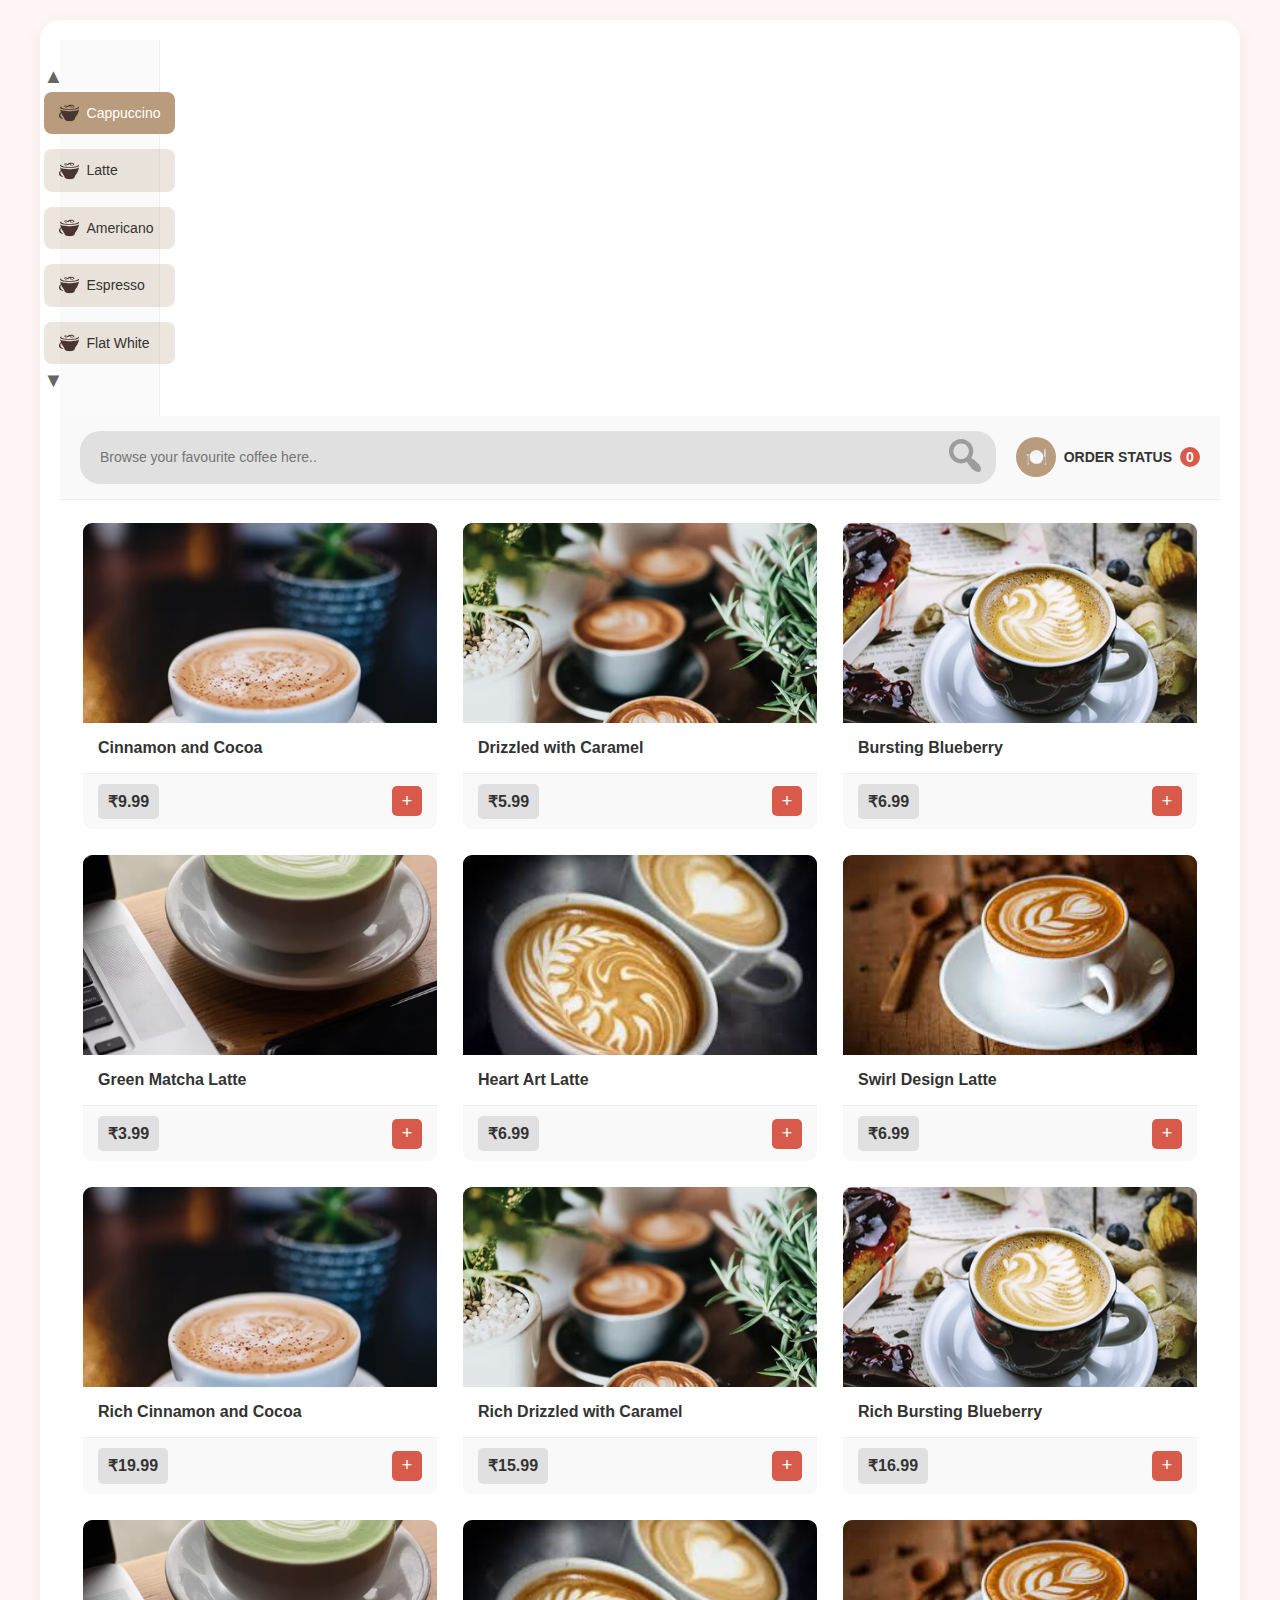
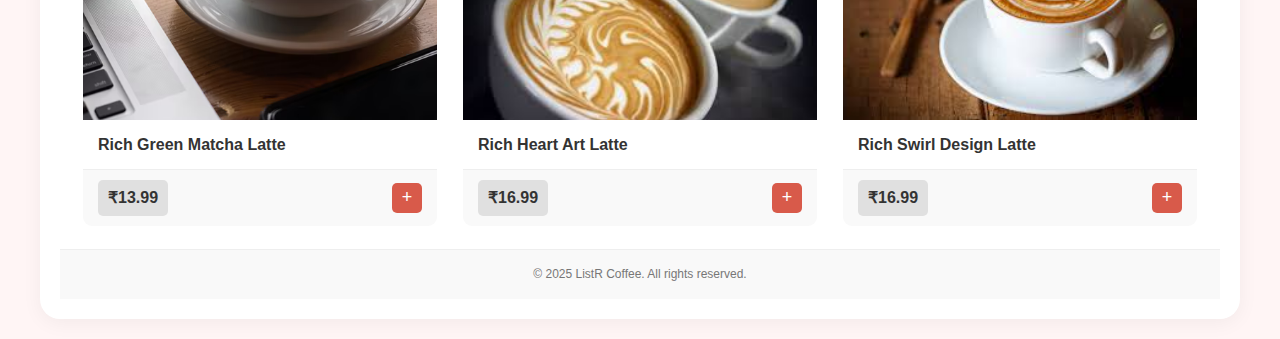
<file: index.html>
<!DOCTYPE html>
<html lang="ru">
<head>
    <meta charset="UTF-8">
    <meta name="viewport" content="width=device-width, initial-scale=1.0">
    <title>COFFE HOUSE KIOSK</title>
    <link rel="stylesheet" href="style.css">
</head>
<body>
    <div id="page">
        
        <div class="coffe_nav">
            <div class="coffe_nav_des">
                <div class="nav-arrow">▲</div>
                <ul class="coffee-menu">
                    <li class="active"><img src="images/coffe_svg.svg" alt="Coffee"> Cappuccino</li>
                    <li  class="img_hide"><img src="images/coffe_svg.svg" alt="Coffee"> Latte</li>
                    <li class="img_hide"><img src="images/coffe_svg.svg" alt="Coffee"> Americano</li>
                    <li class="img_hide"><img src="images/coffe_svg.svg" alt="Coffee"> Espresso</li>
                    <li class="img_hide"><img src="images/coffe_svg.svg" alt="Coffee"> Flat White</li>
                </ul>
                <div class="nav-arrow">▼</div>
            </div>
        </div>
        
        <div class="search">
            <div class="search-bar">
                <input type="text" placeholder="Browse your favourite coffee here..">
                <button class="search-btn"><img src="images/search_svg.svg" alt="search"></button>
            </div>
            <div class="order-status">
                <div class="icon-circle">🍽️</div>
                <span>ORDER STATUS</span>
                <span class="badge" id="kolvo_coffe">0</span>   
            </div>
        </div>
        
        <main>
            <div class="coffee-grid">
                
                <div class="coffee-card">
                    <img src="images/img_coffe_1.png" alt="Cinnamon and Cocoa">
                    <h3>Cinnamon and Cocoa</h3>
                    <div class="price-add">
                        <span class="price">₹9.99</span>
                        <button class="add-btn">+</button>
                    </div>
                </div>
                
                <div class="coffee-card">
                    <img src="images/img_coffe_2.png" alt="Drizzled with Caramel">
                    <h3>Drizzled with Caramel</h3>
                    <div class="price-add">
                        <span class="price">₹5.99</span>
                        <button class="add-btn">+</button>
                    </div>
                </div>
                
                <div class="coffee-card">
                    <img src="images/img_coffe_3.png" alt="Bursting Blueberry">
                    <h3>Bursting Blueberry</h3>
                    <div class="price-add">
                        <span class="price">₹6.99</span>
                        <button class="add-btn">+</button>
                    </div>
                </div>
                
                <div class="coffee-card">
                    <img src="images/img_coffe_4.png" alt="Green Matcha">
                    <h3>Green Matcha Latte</h3>
                    <div class="price-add">
                        <span class="price">₹3.99</span>
                        <button class="add-btn">+</button>
                    </div>
                </div>
                
                <div class="coffee-card">
                    <img src="images/img_coffe_5.png" alt="Heart Latte">
                    <h3>Heart Art Latte</h3>
                    <div class="price-add">
                        <span class="price">₹6.99</span>
                        <button class="add-btn">+</button>
                    </div>
                </div>
                
                <div class="coffee-card">
                    <img src="images/img_coffe_6.png" alt="Swirl Latte">
                    <h3>Swirl Design Latte</h3>
                    <div class="price-add">
                        <span class="price">₹6.99</span>
                        <button class="add-btn">+</button>
                    </div>
                </div>
                
                <div class="coffee-card">
                    <img src="images/img_coffe_1.png" alt="Cinnamon and Cocoa">
                    <h3>Rich Cinnamon and Cocoa</h3>
                    <div class="price-add">
                        <span class="price">₹19.99</span>
                        <button class="add-btn">+</button>
                    </div>
                </div>
                
                <div class="coffee-card">
                    <img src="images/img_coffe_2.png" alt="Drizzled with Caramel">
                    <h3>Rich Drizzled with Caramel</h3>
                    <div class="price-add">
                        <span class="price">₹15.99</span>
                        <button class="add-btn">+</button>
                    </div>
                </div>
                
                <div class="coffee-card">
                    <img src="images/img_coffe_3.png" alt="Bursting Blueberry">
                    <h3>Rich Bursting Blueberry</h3>
                    <div class="price-add">
                        <span class="price">₹16.99</span>
                        <button class="add-btn">+</button>
                    </div>
                </div>
                
                <div class="coffee-card">
                    <img src="images/img_coffe_4.png" alt="Green Matcha">
                    <h3>Rich Green Matcha Latte</h3>
                    <div class="price-add">
                        <span class="price">₹13.99</span>
                        <button class="add-btn">+</button>
                    </div>
                </div>
                
                <div class="coffee-card">
                    <img src="images/img_coffe_5.png" alt="Heart Latte">
                    <h3>Rich Heart Art Latte</h3>
                    <div class="price-add">
                        <span class="price">₹16.99</span>
                        <button class="add-btn">+</button>
                    </div>
                </div>
                
                <div class="coffee-card">
                    <img src="images/img_coffe_6.png" alt="Swirl Latte">
                    <h3>Rich Swirl Design Latte</h3>
                    <div class="price-add">
                        <span class="price">₹16.99</span>
                        <button class="add-btn">+</button>
                    </div>
                </div>
                
            </div>
        </main>
            
        <footer>
            <p>&copy; 2025 ListR Coffee. All rights reserved.</p>
        </footer>
    </div>
    <script src="data_user_order.js"></script>
    <script src="coffe_on_p2.js"></script>
    <script src="code.js"></script>
</body>
</html>
</file>
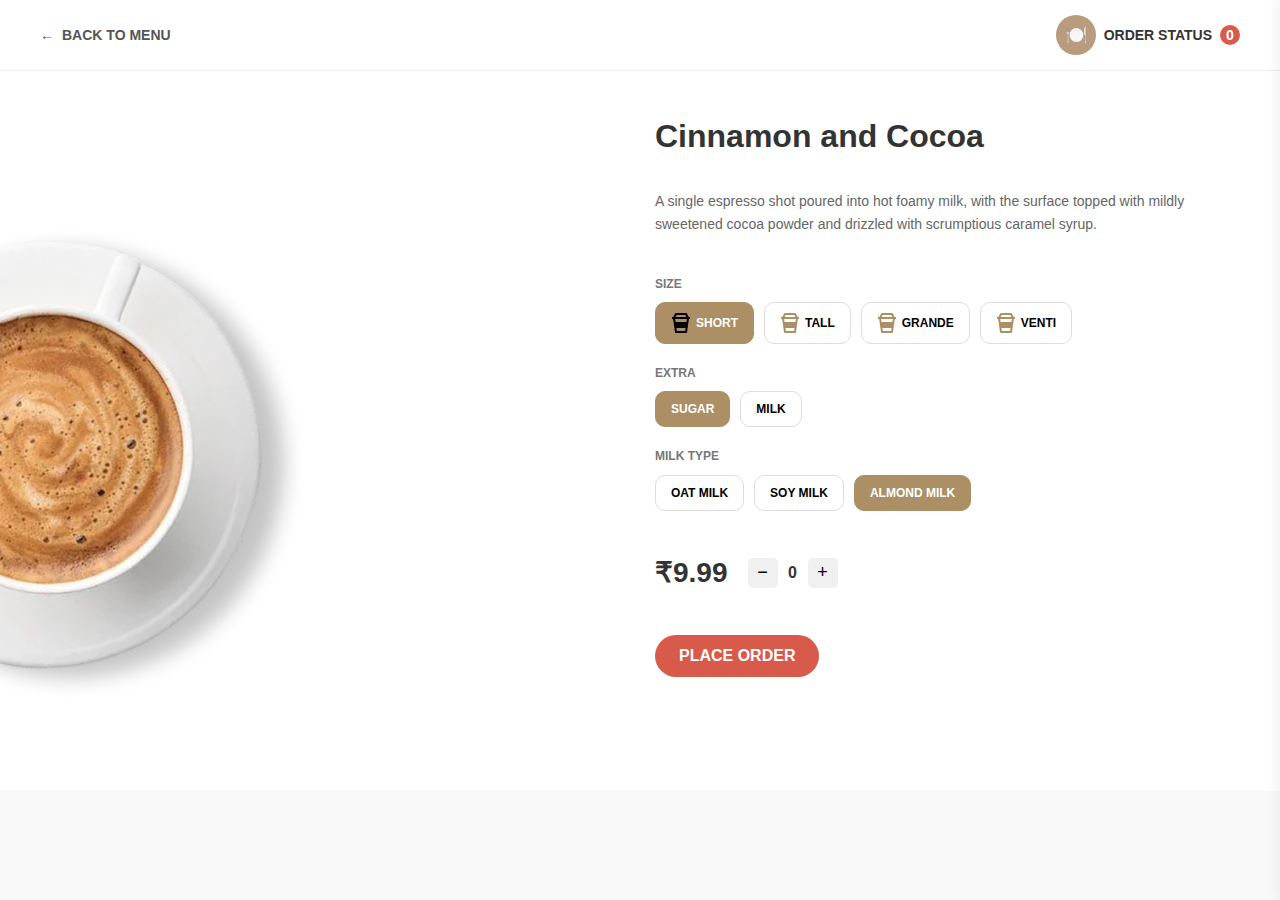
<file: page_2.html>
<!DOCTYPE html>
<html lang="ru">
<head>
    <meta charset="UTF-8">
    <meta name="viewport" content="width=device-width, initial-scale=1.0">
    <title>COFFE HOUSE KIOSK</title>
    <link rel="stylesheet" href="page_2.css">
</head>
<body>
    <div class="page-container">
        <header class="top-bar">
            <a href="index.html" class="back-link">
                <span>←</span> BACK TO MENU
            </a>
            <div class="order-status">
                <div class="icon-circle">🍽️</div>
                <span>ORDER STATUS</span>
                <span class="badge" id="count_coffe_p2">0</span>
            </div>
        </header>

        <main class="product-detail">
            <div class="product-image">
                <img src="images/Imagecoffee_p2.png" alt="Img">
            </div>

            <div class="product-info">
                <h1 id="name_coffe_p2">Cinnamon and Cocoa</h1>
                <p class="description">
                    A single espresso shot poured into hot foamy milk, with the surface topped with mildly sweetened cocoa powder and drizzled with scrumptious caramel syrup.
                </p>

                <div class="option-group">
                    <label>SIZE</label>
                    <div class="size-options">
                        <button class="size-btn active">
                            <img src="images/size_short.svg" alt="short">
                            SHORT
                        </button>
                        <button class="size-btn">
                            <img src="images/size_tall.svg" alt="tall">
                            TALL
                        </button>
                        <button class="size-btn">
                            <img src="images/size_grande.svg" alt="grande">
                            GRANDE
                        </button>
                        <button class="size-btn">
                            <img src="images/size_venti.svg" alt="venti">
                            VENTI
                        </button>
                    </div>
                </div>

                <div class="option-group">
                    <label>EXTRA</label>
                    <div class="extra-options">
                        <button class="extra-btn active" id="sugar">SUGAR</button>
                        <button class="extra-btn" id="milk">MILK</button>
                    </div>
                </div>

                <div class="option-group">
                    <label>MILK TYPE</label>
                    <div class="milk-options">
                        <button class="milk-btn">OAT MILK</button>
                        <button class="milk-btn">SOY MILK</button>
                        <button class="milk-btn active">ALMOND MILK</button>
                    </div>
                </div>

                <div class="price-quantity">
                    <span class="price">₹99</span>
                    <div class="quantity-controls">
                        <button class="qty-btn">−</button>
                        <span class="qty-value">1</span>
                        <button class="qty-btn">+</button>
                    </div>
                </div>

                <button class="place-order-btn">PLACE ORDER</button>
            </div>
        </main>

        <div class="order-status-panel">
            <div class="panel-header">
                <h2>Order Status</h2>
                <button class="hide-btn">HIDE →</button>
            </div>

            <div class="status-steps">
                <div class="step">
                    <div class="step-title">Ordered</div>
                    <div class="step-items">
                        <div class="item">
                            <img src="images/os_1.png" alt="Cinnamon and Cocoa">
                            <div class="item-info">
                                <span>Cinnamon and Cocoa</span>
                                <small>SHORT • SUGAR • ALMOND MILK</small>
                            </div>
                            <span class="count">0</span>
                        </div>
                    </div>
                    <div class="time">JUST NOW</div>
                </div>

                <div class="step">
                    <div class="step-title">Preparing</div>
                    <div class="step-items"></div>
                </div>

                <div class="step">
                    <div class="step-title">Finishing</div>
                    <div class="step-items"></div>
                </div>

                <div class="step">
                    <div class="step-title">Served</div>
                    <div class="step-items"></div>
                </div>
            </div>

            <div class="summary">
                <div class="row">
                    <span>Subtotal</span>
                    <span>₹0.00</span>
                </div>
                <div class="row">
                    <span>Discount -10%</span>
                    <span>₹0.00</span>
                </div>
                <div class="row total">
                    <span>Total</span>
                    <span>₹0.00</span>
                </div>
            </div>

            <div class="close-action">
                <button class="slide-btn">→</button>
                <span>SLIDE TO CLOSE TABLE</span>
                <div class="check-icon">✓</div>
            </div>
        </div>

        <div class="overlay"></div>
    </div>

    <script src="data_user_order.js"></script>
    <script src="code_2.js"></script>
</body>
</html>
</file>
<file: style.css>
* {
    margin: 0;
    padding: 0;
    box-sizing: border-box;
    font-family: Arial, Helvetica, sans-serif;
}

body {
    background-color: #fff5f5;
    color: #333;
    line-height: 1.6;
}

#page {
    max-width: 1200px;
    margin: 20px auto;
    padding: 20px;
    background: white;
    border-radius: 20px;
    box-shadow: 0 4px 20px rgba(0, 0, 0, 0.05);
    overflow: hidden;
}

/*search*/
.search{
    display: flex;
    justify-content: space-between;
    align-items: center;
    padding: 15px 20px;
    background: #f9f9f9;
    border-bottom: 1px solid #eee;
}

.search-bar {
    display: flex;
    align-items: center;
    background: #e0e0e0;
    border-radius: 20px;
    padding: 8px 15px;
    flex: 1;
    margin-right: 20px;
}

.search-bar input {
    flex: 1;
    background: transparent;
    border: none;
    outline: none;
    padding: 5px;
    font-size: 14px;
}

.search-btn {
    background: none;
    border: none;
    cursor: pointer;
    font-size: 16px;
}

.order-status {
    display: flex;
    align-items: center;
    gap: 8px;
    position: relative;
}

.icon-circle {
    width: 40px;
    height: 40px;
    background: #b89c7d;
    border-radius: 50%;
    display: flex;
    align-items: center;
    justify-content: center;
    color: white;
    font-size: 18px;
}

.order-status span {
    font-weight: bold;
    font-size: 14px;
}

.badge {
    background: #d85a4a;
    color: white;
    border-radius: 50%;
    width: 20px;
    height: 20px;
    display: flex;
    align-items: center;
    justify-content: center;
    font-size: 12px;
}

/*coffe_nav*/
.coffe_nav {
    width: 100px;
    background: #fafafa;
    border-right: 1px solid #eee;
    padding: 20px 10px;
    display: flex;
    flex-direction: column;
    align-items: center;
    gap: 15px;
}

.nav-arrow {
    font-size: 20px;
    cursor: pointer;
    color: #666;
}

.coffee-menu {
    list-style: none;
    display: flex;
    flex-direction: column;
    gap: 15px;
    width: 100%;
}

.coffee-menu li {
    display: flex;
    align-items: center;
    gap: 8px;
    padding: 10px 15px;
    border-radius: 8px;
    cursor: pointer;
    background: #b89d7d41;
    font-size: 14px;
}

.coffee-menu li img {
    width: 20px;
    height: 20px;
}

.coffee-menu li.active {
    background: #b89c7d;
    color: white;
}

/*main*/
main {
    padding: 20px;
    
}
.coffee-grid{
    display: grid;
    grid-template-columns: repeat(3, 1fr);
    gap: 20px;
    justify-items: stretch;
}
.coffee-card {
    background: white;
    border-radius: 12px;
    overflow: hidden;
    /* box-shadow: 0 2px 8px rgba(0,0,0,0.05); */
    transition: transform 0.2s;
    cursor: pointer;
    display: flex;
    flex-direction: column;
    height: 100%;
    border: solid 3px white;
    transition: border 0.3s ease-in-out;

}

.coffee-card:hover {
    /* box-shadow: 0 4px 12px rgba(0,0,0,0.1); */
    border: solid 3px #AC8F64;
    transition: border 0.1s ease-in-out;
}

.coffee-card img {
    width: 100%;
    height: 200px;
    object-fit: cover;
}

.coffee-card h3 {
    padding: 12px 15px;
    font-size: 16px;
    font-weight: 600;
    flex-grow: 1;
    display: -webkit-box;
    -webkit-box-orient: vertical;
    overflow: hidden;
    text-overflow: ellipsis;
}

.price-add {
    display: flex;
    justify-content: space-between;
    align-items: center;
    padding: 10px 15px;
    background: #f9f9f9;
    border-top: 1px solid #eee;
}

.price {
    background: #e0e0e0;
    padding: 5px 10px;
    border-radius: 5px;
    font-weight: bold;
}

.add-btn {
    background: #d85a4a;
    color: white;
    border: none;
    border-radius: 5px;
    width: 30px;
    height: 30px;
    font-size: 18px;
    cursor: pointer;
}

.add-btn:hover {
    background: #c54a3a;
}

/*footer*/
footer {
    text-align: center;
    padding: 15px;
    background: #f9f9f9;
    border-top: 1px solid #eee;
    font-size: 12px;
    color: #777;
}

@media (max-width: 768px) {
    main {
        grid-template-columns: repeat(2, 1fr);
    }
}

@media (max-width: 480px) {
    main {
        grid-template-columns: 1fr;
    }
}
</file>
<file: page_2.css>
* {
    margin: 0;
    padding: 0;
    box-sizing: border-box;
    font-family: Arial, Helvetica, sans-serif;
}

body {
    background-color: #f9f9f9;
    color: #333;
    line-height: 1.6;
}

.page-container {
    width: 100%;
    margin: 0;
    padding: 0;
    background: white;
    border-radius: 0;
    overflow: hidden;
    display: flex;
    flex-direction: column;
    gap: 0;
}

.top-bar {
    display: flex;
    justify-content: space-between;
    align-items: center;
    padding: 15px 40px;
    background: white;
    border-bottom: 1px solid #eee;
}

.back-link {
    display: flex;
    align-items: center;
    gap: 8px;
    text-decoration: none;
    color: #555;
    font-weight: bold;
    font-size: 14px;
}

.back-link:hover {
    color: #333;
}

.order-status {
    display: flex;
    align-items: center;
    gap: 8px;
    position: relative;
}

.icon-circle {
    width: 40px;
    height: 40px;
    background: #b89c7d;
    border-radius: 50%;
    display: flex;
    align-items: center;
    justify-content: center;
    color: white;
    font-size: 18px;
}

.order-status span {
    font-weight: bold;
    font-size: 14px;
}

.badge {
    background: #d85a4a;
    color: white;
    border-radius: 50%;
    width: 20px;
    height: 20px;
    display: flex;
    align-items: center;
    justify-content: center;
    font-size: 12px;
}

.product-detail {
    display: grid;
    grid-template-columns: 1fr 1fr;
    gap: 30px;
    padding: 40px;
    background: white;
}

.product-image {
    display: flex;
    justify-content: left;
    align-items: center;
    padding: 0;
    margin-left: -10%;
    width: 133%;
}

.product-image img {
    width: 100%;
    max-width: 400px;
    height: auto;
    border-radius: 12px;
    box-shadow: none;
}

.product-info {
    display: flex;
    flex-direction: column;
    gap: 20px;
}

.product-info h1 {
    font-size: 32px;
    font-weight: bold;
    margin-bottom: 8px;
}

.product-info .description {
    font-size: 14px;
    color: #666;
    margin-bottom: 20px;
}

.option-group {
    display: flex;
    flex-direction: column;
    gap: 8px;
}

.option-group label {
    font-size: 12px;
    font-weight: bold;
    color: #777;
    text-transform: uppercase;
}

.size-options,
.extra-options,
.milk-options {
    display: flex;
    gap: 10px;
    flex-wrap: wrap;
}

.size-btn,
.extra-btn,
.milk-btn {
    padding: 10px 15px;
    border-radius: 10px;
    border: 1px solid #ddd;
    background: white;
    cursor: pointer;
    font-size: 12px;
    font-weight: bold;
    display: flex;
    align-items: center;
    gap: 5px;
    transition: all 0.2s ease;
}

.size-btn img {
    width: 20px;
    height: 20px;
}

.size-btn.active,
.extra-btn.active,
.milk-btn.active {
    background: #AC8F64;
    color: white;
    border-color: #AC8F64;
}

.size-btn:hover,
.extra-btn:hover,
.milk-btn:hover {
    background: #f0f0f0;
    border-color: #ccc;
}

.price-quantity {
    display: flex;
    align-items: center;
    gap: 20px;
    margin-top: 20px;
}

.price {
    font-size: 28px;
    font-weight: bold;
    color: #333;
}

.quantity-controls {
    display: flex;
    align-items: center;
    gap: 5px;
}

.qty-btn {
    width: 30px;
    height: 30px;
    background: #f0f0f0;
    border: none;
    border-radius: 5px;
    font-size: 18px;
    cursor: pointer;
    display: flex;
    align-items: center;
    justify-content: center;
    transition: background 0.2s;
}

.qty-btn:hover {
    background: #e0e0e0;
}

.qty-value {
    font-size: 16px;
    font-weight: bold;
    min-width: 20px;
    text-align: center;
}

.place-order-btn {
    margin-top: 20px;
    padding: 12px 24px;
    background: #d85a4a;
    color: white;
    border: none;
    border-radius: 25px;
    font-size: 16px;
    font-weight: bold;
    cursor: pointer;
    transition: background 0.2s;
    align-self: flex-start;
}

.place-order-btn:hover {
    background: #c54a3a;
}

.overlay {
    position: fixed;
    top: 0;
    left: 0;
    width: 100%;
    height: 100%;
    background: rgba(0, 0, 0, 0.3);
    z-index: 998;
    opacity: 0;
    pointer-events: none;
    transition: opacity 0.3s ease;
}

.overlay.active {
    opacity: 1;
    pointer-events: all;
}

.order-status-panel {
    position: fixed;
    top: 0;
    right: -400px;
    width: 400px;
    height: 100vh;
    background: #fafafa;
    border-left: 1px solid #eee;
    z-index: 999;
    transition: right 0.4s ease;
    display: flex;
    flex-direction: column;
    padding: 20px;
    box-shadow: -4px 0 12px rgba(0,0,0,0.05);
}

.order-status-panel.active {
    right: 0;
}

.panel-header {
    display: flex;
    justify-content: space-between;
    align-items: center;
    margin-bottom: 20px;
    padding-bottom: 10px;
    border-bottom: 1px solid #eee;
}

.panel-header h2 {
    font-size: 24px;
    font-weight: bold;
}

.hide-btn {
    background: none;
    border: none;
    font-weight: bold;
    cursor: pointer;
    color: #555;
    font-size: 14px;
}

.status-steps {
    flex-grow: 1;
    overflow-y: auto;
    padding-right: 10px;
}

.step {
    margin-bottom: 20px;
}

.step-title {
    font-size: 20px;
    font-weight: bold;
    margin-bottom: 10px;
    color: #333;
}

.time {
    font-size: 12px;
    color: #999;
    text-align: right;
    margin-top: 5px;
}

.step-items {
    display: flex;
    flex-direction: column;
    gap: 10px;
}

.item {
    display: flex;
    align-items: center;
    gap: 10px;
    padding: 10px;
    background: white;
    border-radius: 8px;
    border: 1px solid #eee;
    min-height: 56px;
}

.item img {
    width: 40px;
    height: 40px;
    border-radius: 50%;
    object-fit: cover;
    flex-shrink: 0;
}

.item-info {
    flex-grow: 1;
    font-size: 14px;
    line-height: 1.4;
    overflow: hidden;
}

.item-info span {
    display: block;
    font-weight: bold;
}

.item-info small {
    color: #777;
    font-size: 12px;
}

.count {
    background: #d85a4a;
    color: white;
    border-radius: 50%;
    width: 24px;
    height: 24px;
    display: flex;
    align-items: center;
    justify-content: center;
    font-size: 12px;
    font-weight: bold;
    flex-shrink: 0;
    min-width: 24px;
}

.summary {
    margin-top: 20px;
    padding: 15px;
    background: #f5f5f5;
    border-top: 1px solid #eee;
    border-bottom: 1px solid #eee;
}

.row {
    display: flex;
    justify-content: space-between;
    padding: 8px 0;
    font-size: 14px;
}

.row.total {
    font-weight: bold;
    font-size: 16px;
    margin-top: 10px;
}

.close-action {
    display: flex;
    align-items: center;
    justify-content: center;
    gap: 10px;
    padding: 15px;
    background: #fff;
    border-top: 1px solid #eee;
}

.slide-btn {
    width: 40px;
    height: 40px;
    background: #d85a4a;
    color: white;
    border: none;
    border-radius: 50%;
    font-size: 20px;
    cursor: pointer;
    display: flex;
    align-items: center;
    justify-content: center;
}

.check-icon {
    width: 40px;
    height: 40px;
    border: 2px dotted #d85a4a;
    border-radius: 50%;
    display: flex;
    align-items: center;
    justify-content: center;
    color: #d85a4a;
    font-size: 20px;
    font-weight: bold;
}

@media (max-width: 768px) {
    .product-detail {
        grid-template-columns: 1fr;
        padding: 20px;
    }

    .product-image {
        margin-left: 0;
        width: 100%;
    }

    .product-image img {
        max-width: 250px;
    }

    .product-info h1 {
        font-size: 28px;
    }

    .price-quantity {
        flex-direction: column;
        align-items: flex-start;
    }

    .quantity-controls {
        margin-top: 10px;
    }

    .order-status-panel {
        width: 320px;
    }
}

@media (max-width: 480px) {
    .top-bar {
        padding: 10px 15px;
    }

    .product-detail {
        padding: 15px;
    }

    .product-info h1 {
        font-size: 24px;
    }

    .place-order-btn {
        width: 100%;
        padding: 12px;
        text-align: center;
    }

    .order-status-panel {
        width: 100%;
        right: -100%;
    }

    .order-status-panel.active {
        right: 0;
    }
}
</file>
